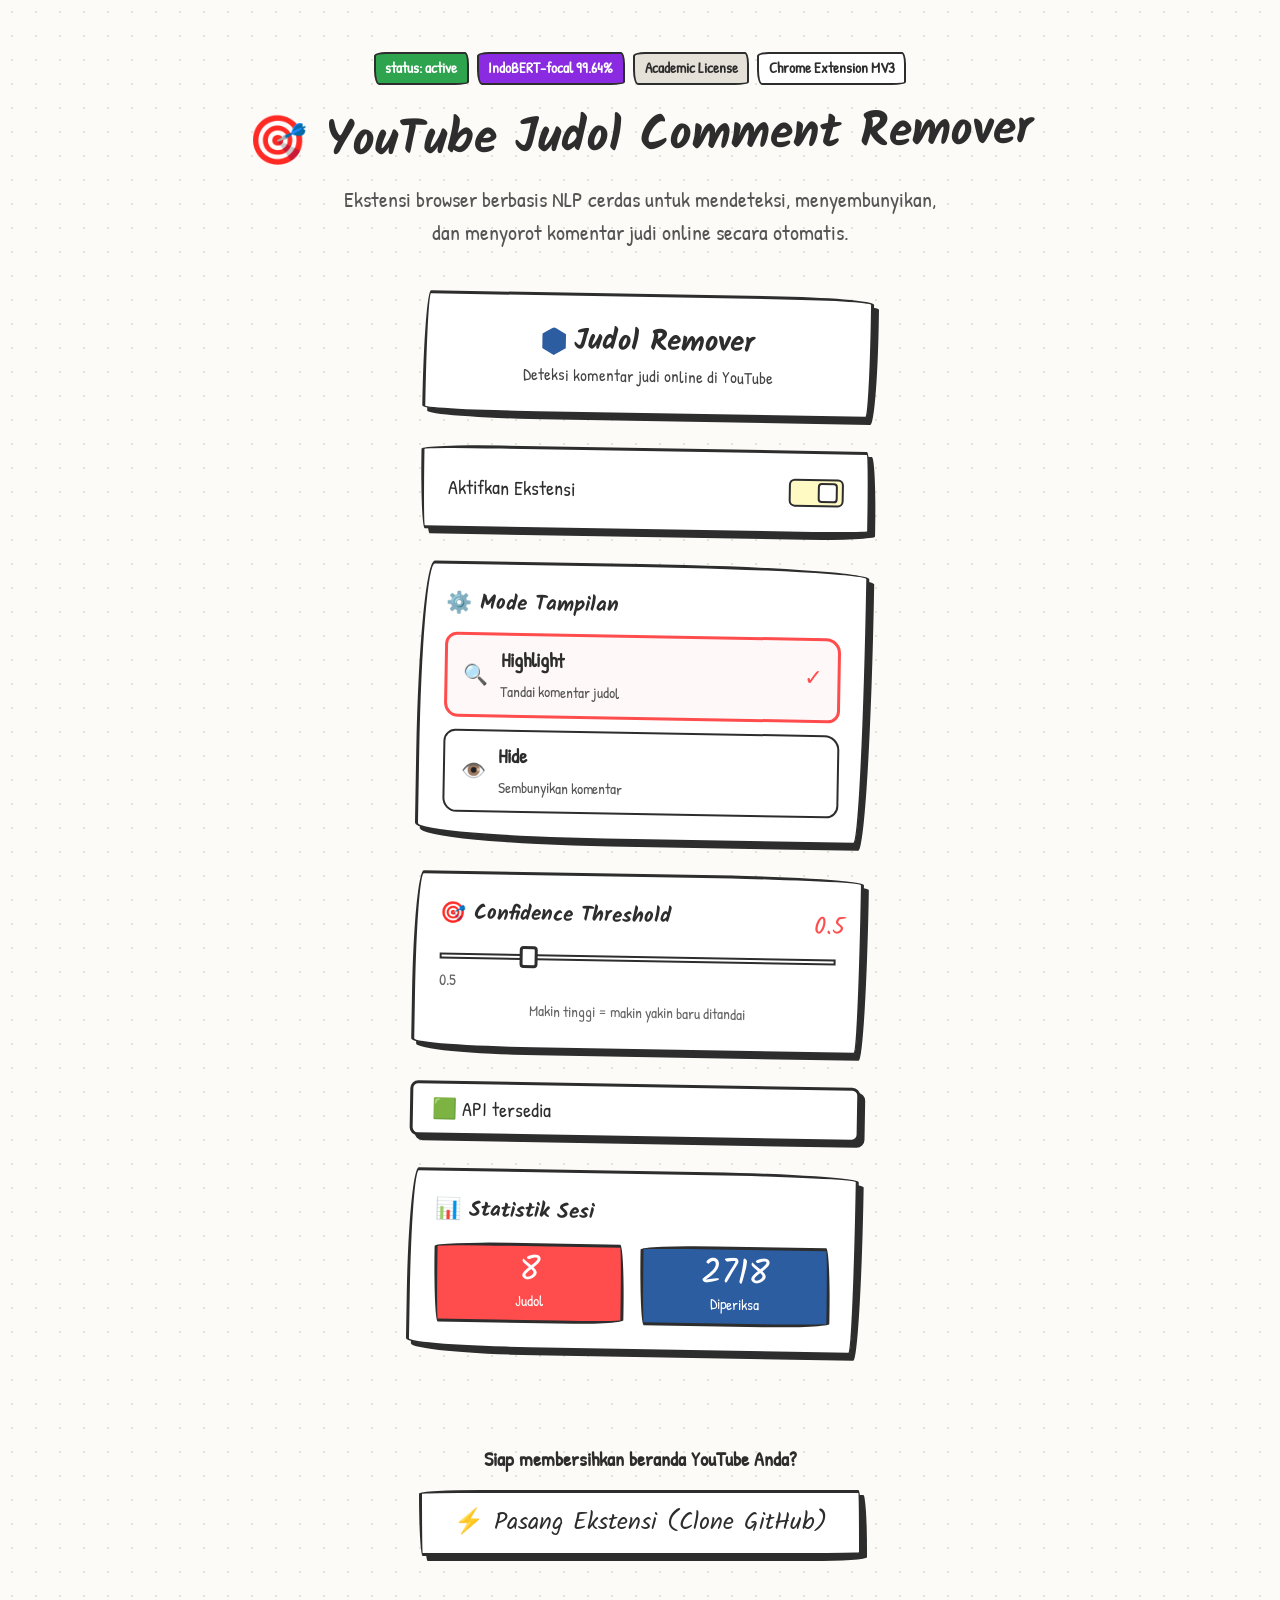
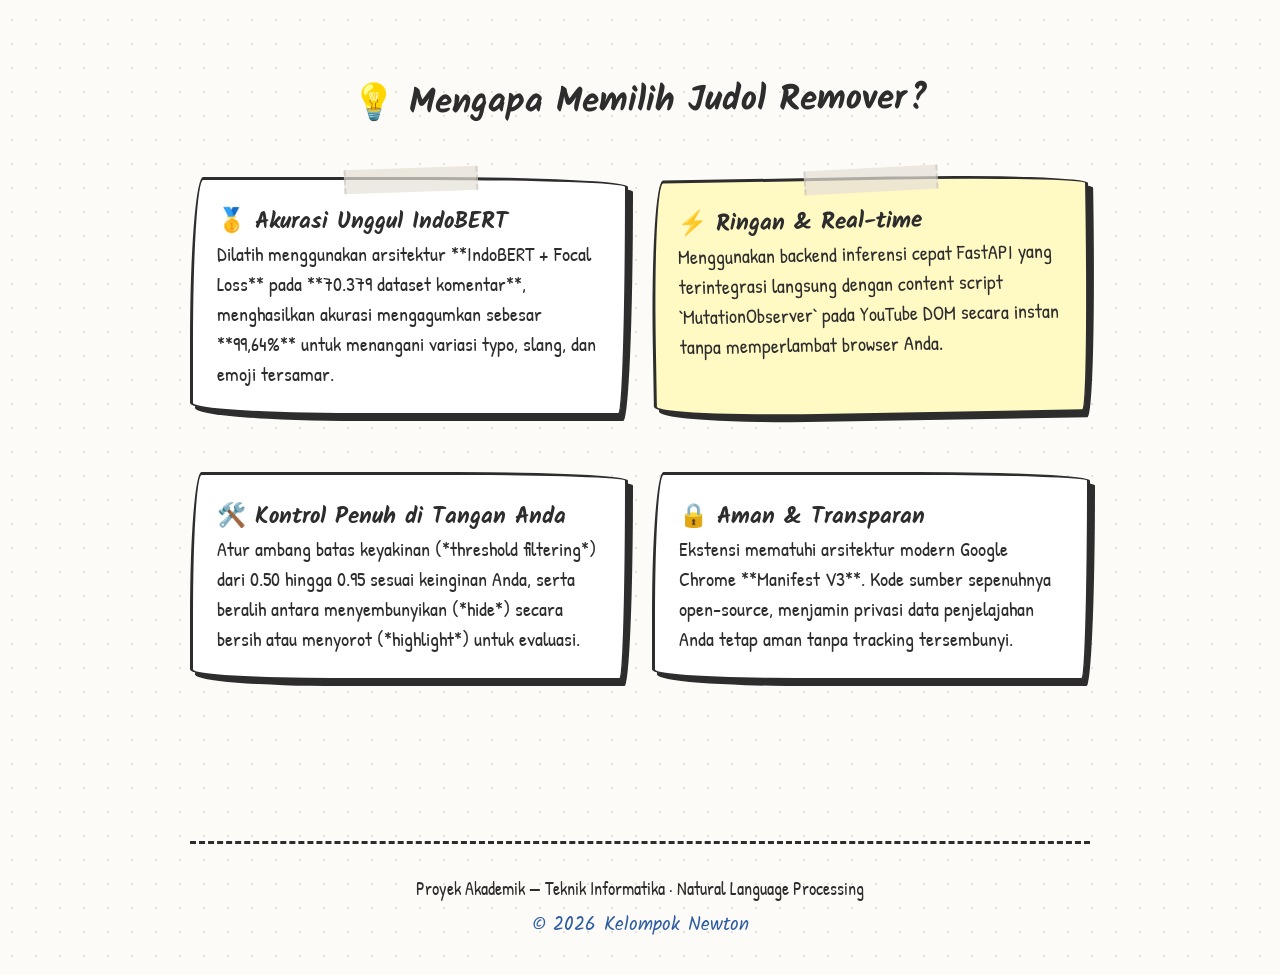
<file: index.html>
<!DOCTYPE html>
<html lang="id">
<head>
    <meta charset="UTF-8">
    <meta name="viewport" content="width=device-width, initial-scale=1.0">
    <title>Judol Remover - Bebas Komentar Judi Online di YouTube</title>
    <!-- Google Fonts for Hand-Drawn Typography -->
    <link rel="preconnect" href="https://fonts.googleapis.com">
    <link rel="preconnect" href="https://fonts.gstatic.com" crossorigin>
    <link href="https://fonts.googleapis.com/css2?family=Kalam:wght@700&family=Patrick+Hand&display=swap" rel="stylesheet">
    
    <style>
        /* --- DESIGN SYSTEM TOKENS & RESET --- */
        :root {
            --bg-paper: #fdfbf7;
            --fg-pencil: #2d2d2d;
            --muted-paper: #e5e0d8;
            --accent-red: #ff4d4d;
            --secondary-blue: #2d5da1;
            --postit-yellow: #fff9c4;
            
            /* Reusable Wobbly Radii from the Design System */
            --wobbly: 255px 15px 225px 15px / 15px 225px 15px 255px;
            --wobbly-md: 20px 300px 15px 250px / 250px 15px 350px 20px;
            --wobbly-lg: 315px 25px 285px 20px / 20px 275px 15px 325px;
        }

        * {
            box-sizing: border-box;
            margin: 0;
            padding: 0;
        }

        body {
            background-color: var(--bg-paper);
            /* Notebook Paper Texture Gradient */
            background-image: radial-gradient(var(--muted-paper) 1.5px, transparent 1.5px);
            background-size: 24px 24px;
            color: var(--fg-pencil);
            font-family: 'Patrick Hand', sans-serif;
            font-size: 1.25rem;
            line-height: 1.5;
            padding: 0 1.5rem;
        }

        h1, h2, h3, .heading-font {
            font-family: 'Kalam', sans-serif;
            font-weight: 700;
        }

        /* --- LAYOUT UTILITIES --- */
        .container {
            max-width: 900px;
            margin: 0 auto;
            padding: 4px 0;
        }

        .section-padding {
            padding: 4rem 0;
        }

        /* --- THE WOBBLY COMPONENTS (Matches image_3305e9.png) --- */
        .wobbly-box {
            background: #ffffff;
            border: 3px solid var(--fg-pencil);
            border-radius: var(--wobbly-md);
            box-shadow: 5px 5px 0px 0px var(--fg-pencil);
            padding: 1.5rem;
            margin-bottom: 2rem;
            position: relative;
            transition: transform 0.15s ease, box-shadow 0.15s ease;
        }

        .wobbly-box:hover {
            transform: rotate(-0.5deg) scale(1.01);
        }

        /* Hard Offset Buttons */
        .btn-primary {
            display: inline-block;
            font-family: 'Kalam', sans-serif;
            font-size: 1.5rem;
            background: #ffffff;
            color: var(--fg-pencil);
            border: 3px solid var(--fg-pencil);
            border-radius: var(--wobbly);
            padding: 0.75rem 2rem;
            cursor: pointer;
            text-decoration: none;
            box-shadow: 5px 5px 0px 0px var(--fg-pencil);
            transition: all 0.1s ease;
        }

        .btn-primary:hover {
            background: var(--accent-red);
            color: white;
            box-shadow: 2px 2px 0px 0px var(--fg-pencil);
            transform: translate(3px, 3px);
        }

        .btn-primary:active {
            box-shadow: 0px 0px 0px 0px var(--fg-pencil);
            transform: translate(5px, 5px);
        }

        /* --- HERO & HEADER SECTIONS --- */
        header {
            text-align: center;
            padding-top: 3rem;
            margin-bottom: 2.5rem;
        }

        .badge-container {
            display: flex;
            flex-wrap: wrap;
            justify-content: center;
            gap: 0.5rem;
            margin-bottom: 1.5rem;
        }

        .badge {
            border: 2px solid var(--fg-pencil);
            border-radius: 12px 4px 14px 5px / 4px 12px 3px 15px;
            padding: 0.2rem 0.6rem;
            font-size: 0.95rem;
            background: white;
            font-weight: bold;
        }

        .badge.active { background: #2ea44f; color: white; }
        .badge.bert { background: #8A2BE2; color: white; }
        .badge.academic { background: #e5e0d8; }

        .main-title {
            font-size: 3rem;
            line-height: 1.2;
            margin-bottom: 1rem;
            transform: rotate(-1deg);
        }

        .subtitle {
            font-size: 1.4rem;
            color: #555;
            max-width: 600px;
            margin: 0 auto;
        }

        /* --- INTERACTIVE PREVIEW PANEL (Mimicking image_3305e9.png) --- */
        .preview-ui {
            max-width: 450px;
            margin: 0 auto;
            transform: rotate(1deg);
        }

        .ui-header {
            text-align: center;
            border-radius: 15px 225px 15px 255px / 255px 15px 225px 15px;
        }

        .ui-header h3 {
            font-size: 1.8rem;
            display: flex;
            align-items: center;
            justify-content: center;
            gap: 0.5rem;
        }

        .shield-icon {
            display: inline-block;
            width: 24px;
            height: 28px;
            background: var(--secondary-blue);
            clip-path: polygon(50% 0%, 100% 25%, 100% 75%, 50% 100%, 0% 75%, 0% 25%);
        }

        .toggle-row {
            display: flex;
            justify-content: space-between;
            align-items: center;
            border-radius: 255px 15px 225px 15px / 15px 225px 15px 255px;
        }

        .toggle-switch {
            width: 55px;
            height: 28px;
            background: var(--postit-yellow);
            border: 2px solid var(--fg-pencil);
            border-radius: 6px;
            position: relative;
            padding: 2px;
        }

        .toggle-handle {
            width: 20px;
            height: 20px;
            background: white;
            border: 2px solid var(--fg-pencil);
            border-radius: 4px;
            position: absolute;
            right: 4px;
            top: 2px;
        }

        /* Mode Tampilan List Box */
        .mode-option {
            border: 2px solid var(--fg-pencil);
            border-radius: 12px 15px 12px 14px;
            padding: 0.6rem 1rem;
            margin-top: 0.75rem;
            display: flex;
            align-items: center;
            gap: 0.75rem;
            position: relative;
        }

        .mode-option.selected {
            border: 3px solid var(--accent-red);
            background: rgba(255, 77, 77, 0.04);
        }

        .check-mark {
            position: absolute;
            right: 15px;
            color: var(--accent-red);
            font-family: 'Kalam', sans-serif;
            font-size: 1.4rem;
        }

        /* Slider Custom Look */
        .slider-container {
            margin: 1rem 0;
        }
        .mock-slider {
            height: 6px;
            background: #ffffff;
            border: 2px solid var(--fg-pencil);
            position: relative;
            margin: 1.5rem 0 0.5rem 0;
        }
        .mock-handle {
            width: 18px;
            height: 22px;
            background: #fff;
            border: 3px solid var(--fg-pencil);
            border-radius: 4px;
            position: absolute;
            left: 20%;
            top: -10px;
        }
        .slider-labels {
            display: flex;
            justify-content: space-between;
            font-size: 1rem;
            color: #666;
        }
        .slider-val {
            font-family: 'Kalam', sans-serif;
            color: var(--accent-red);
            font-size: 1.5rem;
            position: absolute;
            right: 15px;
            top: 30px;
        }

        /* Stats Row */
        .stats-grid {
            display: grid;
            grid-template-columns: 1fr 1fr;
            gap: 1rem;
            margin-top: 1rem;
        }
        .stat-card {
            border: 3px solid var(--fg-pencil);
            border-radius: var(--wobbly);
            padding: 0.5rem;
            text-align: center;
            color: white;
        }
        .stat-card.red {
            background: var(--accent-red);
        }
        .stat-card.blue {
            background: var(--secondary-blue);
        }
        .stat-num {
            font-family: 'Kalam', sans-serif;
            font-size: 2.2rem;
            line-height: 1;
        }

        /* --- FEATURES & DETAILS SECTIONS --- */
        .grid-features {
            display: grid;
            grid-template-columns: 1fr;
            gap: 1.5rem;
            margin-top: 3rem;
        }

        @media (min-width: 768px) {
            .grid-features {
                grid-template-columns: 1fr 1fr;
            }
        }

        /* Sticky Tape Decoration Effect */
        .tape-decor::after {
            content: "";
            position: absolute;
            top: -12px;
            left: 35%;
            width: 30%;
            height: 24px;
            background: rgba(229, 224, 216, 0.7);
            transform: rotate(-2deg);
            border-left: 2px dashed rgba(0,0,0,0.1);
            border-right: 2px dashed rgba(0,0,0,0.1);
        }

        .postit {
            background-color: var(--postit-yellow) !important;
            transform: rotate(-1deg);
        }

        /* --- FOOTER --- */
        footer {
            text-align: center;
            margin-top: 4rem;
            padding: 2rem 0;
            border-top: 3px dashed var(--fg-pencil);
            font-size: 1.1rem;
        }
    </style>
</head>
<body>

    <div class="container">
        <!-- --- HEADER & REPO METRICS --- -->
        <header>
            <div class="badge-container">
                <span class="badge active">status: active</span>
                <span class="badge bert">IndoBERT-focal 99.64%</span>
                <span class="badge academic">Academic License</span>
                <span class="badge">Chrome Extension MV3</span>
            </div>
            <h1 class="main-title">🎯 YouTube Judol Comment Remover</h1>
            <p class="subtitle">Ekstensi browser berbasis NLP cerdas untuk mendeteksi, menyembunyikan, dan menyorot komentar judi online secara otomatis.</p>
        </header>

        <!-- --- LIVE INTERACTIVE LOOK (Direct Reference to image_3305e9.png) --- -->
        <section class="container">
            <div class="preview-ui">
                
                <!-- Box Title -->
                <div class="wobbly-box ui-header">
                    <h3><span class="shield-icon"></span> Judol Remover</h3>
                    <p style="font-size: 1.05rem; color:#444;">Deteksi komentar judi online di YouTube</p>
                </div>

                <!-- Box Switch -->
                <div class="wobbly-box toggle-row">
                    <span>Aktifkan Ekstensi</span>
                    <div class="toggle-switch">
                        <div class="toggle-handle"></div>
                    </div>
                </div>

                <!-- Box Mode Tampilan -->
                <div class="wobbly-box">
                    <p class="heading-font" style="font-size: 1.3rem;">⚙️ Mode Tampilan</p>
                    
                    <div class="mode-option selected">
                        <span>🔍</span>
                        <div>
                            <strong>Highlight</strong><br>
                            <span style="font-size: 0.95rem; color:#555;">Tandai komentar judol</span>
                        </div>
                        <span class="check-mark">✓</span>
                    </div>

                    <div class="mode-option">
                        <span>👁️</span>
                        <div>
                            <strong>Hide</strong><br>
                            <span style="font-size: 0.95rem; color:#555;">Sembunyikan komentar</span>
                        </div>
                    </div>
                </div>

                <!-- Box Confidence Threshold -->
                <div class="wobbly-box" style="position: relative;">
                    <p class="heading-font" style="font-size: 1.3rem;">🎯 Confidence Threshold</p>
                    <div class="mock-slider">
                        <div class="mock-handle"></div>
                    </div>
                    <div class="slider-labels">
                        <span>0.5</span>
                    </div>
                    <span class="slider-val">0.5</span>
                    <p style="font-size: 0.95rem; color:#666; text-align: center; margin-top: 0.5rem;">Makin tinggi = makin yakin baru ditandai</p>
                </div>

                <!-- API Status Box -->
                <div class="wobbly-box" style="padding: 0.6rem 1.2rem; border-radius: 8px;">
                    <span style="color:#2ea44f;">🟩</span> API tersedia
                </div>

                <!-- Session Stats Box -->
                <div class="wobbly-box">
                    <p class="heading-font" style="font-size: 1.3rem;">📊 Statistik Sesi</p>
                    <div class="stats-grid">
                        <div class="stat-card red">
                            <div class="stat-num">8</div>
                            <div style="font-size:0.95rem">Judol</div>
                        </div>
                        <div class="stat-card blue">
                            <div class="stat-num">2718</div>
                            <div style="font-size:0.95rem">Diperiksa</div>
                        </div>
                    </div>
                </div>

            </div>
        </section>

        <!-- --- CTA BUTTON --- -->
        <section style="text-align: center; margin: 3.5rem 0;">
            <p style="margin-bottom: 1rem; font-weight: bold;">Siap membersihkan beranda YouTube Anda?</p>
            <a href="https://github.com/jeebrielibr/NLP-Final-Project" target="_blank" class="btn-primary">⚡ Pasang Ekstensi (Clone GitHub)</a>
        </section>

        <!-- --- FEATURES & INSIGHTS --- -->
        <section class="section-padding">
            <h2 class="heading-font" style="font-size: 2.2rem; text-align: center; margin-bottom: 2rem; transform: rotate(-0.5deg);">💡 Mengapa Memilih Judol Remover?</h2>
            
            <div class="grid-features">
                <div class="wobbly-box tape-decor">
                    <h3 class="heading-font">🥇 Akurasi Unggul IndoBERT</h3>
                    <p>Dilatih menggunakan arsitektur **IndoBERT + Focal Loss** pada **70.379 dataset komentar**, menghasilkan akurasi mengagumkan sebesar **99,64%** untuk menangani variasi typo, slang, dan emoji tersamar.</p>
                </div>

                <div class="wobbly-box tape-decor postit">
                    <h3 class="heading-font">⚡ Ringan & Real-time</h3>
                    <p>Menggunakan backend inferensi cepat FastAPI yang terintegrasi langsung dengan content script `MutationObserver` pada YouTube DOM secara instan tanpa memperlambat browser Anda.</p>
                </div>

                <div class="wobbly-box">
                    <h3 class="heading-font">🛠️ Kontrol Penuh di Tangan Anda</h3>
                    <p>Atur ambang batas keyakinan (*threshold filtering*) dari 0.50 hingga 0.95 sesuai keinginan Anda, serta beralih antara menyembunyikan (*hide*) secara bersih atau menyorot (*highlight*) untuk evaluasi.</p>
                </div>

                <div class="wobbly-box">
                    <h3 class="heading-font">🔒 Aman & Transparan</h3>
                    <p>Ekstensi mematuhi arsitektur modern Google Chrome **Manifest V3**. Kode sumber sepenuhnya open-source, menjamin privasi data penjelajahan Anda tetap aman tanpa tracking tersembunyi.</p>
                </div>
            </div>
        </section>

        <!-- --- FOOTER --- -->
        <footer>
            <p>Proyek Akademik — Teknik Informatika · Natural Language Processing</p>
            <p style="margin-top: 0.5rem; font-family: 'Kalam', sans-serif; font-size: 1.2rem; color: var(--secondary-blue);">© 2026 Kelompok Newton</p>
        </footer>
    </div>

</body>
</html>
</file>
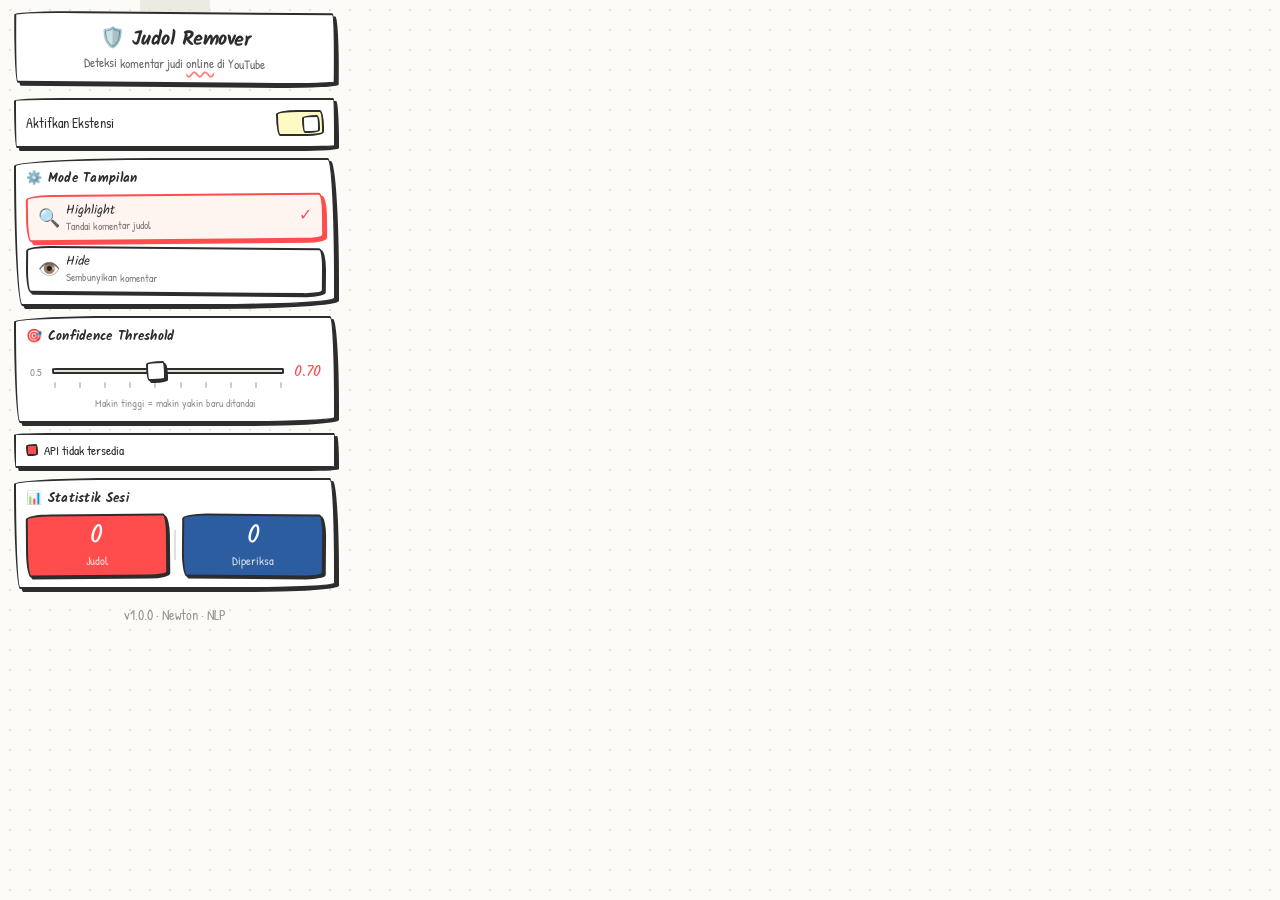
<file: extension/popup/popup.html>
<!DOCTYPE html>
<html lang="id">
<head>
  <meta charset="UTF-8">
  <title>Judol Remover</title>
  <link rel="preconnect" href="https://fonts.googleapis.com">
  <link href="https://fonts.googleapis.com/css2?family=Kalam:wght@700&family=Patrick+Hand&display=swap" rel="stylesheet">
  <link rel="stylesheet" href="popup.css">
</head>
<body>
  <div class="sketchbook">

    <!-- Tape decoration -->
    <div class="tape" aria-hidden="true"></div>

    <!-- Header -->
    <header class="section header-section">
      <h1 class="header-title">🛡️ Judol Remover</h1>
      <p class="header-sub">Deteksi komentar judi <span class="squiggle">online</span> di YouTube</p>
    </header>

    <!-- Enable toggle -->
    <div class="section toggle-section">
      <div class="toggle-row">
        <label class="toggle-label" for="enabled">Aktifkan Ekstensi</label>
        <div class="toggle-track">
          <input type="checkbox" id="enabled" checked>
          <span class="toggle-knob"></span>
        </div>
      </div>
    </div>

    <!-- Mode selection -->
    <div class="section mode-section">
      <h2 class="section-heading">⚙️ Mode Tampilan</h2>
      <div class="mode-group">
        <label class="mode-card" data-mode="highlight">
          <input type="radio" name="mode" value="highlight" checked>
          <span class="mode-icon-text">🔍</span>
          <span class="mode-info">
            <span class="mode-name">Highlight</span>
            <span class="mode-desc">Tandai komentar judol</span>
          </span>
          <span class="mode-check" aria-hidden="true">✓</span>
        </label>
        <label class="mode-card" data-mode="hide">
          <input type="radio" name="mode" value="hide">
          <span class="mode-icon-text">👁️</span>
          <span class="mode-info">
            <span class="mode-name">Hide</span>
            <span class="mode-desc">Sembunyikan komentar</span>
          </span>
          <span class="mode-check" aria-hidden="true">✓</span>
        </label>
      </div>
    </div>

    <!-- Threshold -->
    <div class="section threshold-section">
      <h2 class="section-heading">🎯 Confidence Threshold</h2>
      <div class="slider-row">
        <span class="slider-min">0.5</span>
        <div class="slider-wrap">
          <input type="range" id="threshold" min="0.50" max="0.95" step="0.05" value="0.70">
          <div class="slider-marks" aria-hidden="true">
            <span></span><span></span><span></span><span></span><span></span>
            <span></span><span></span><span></span><span></span><span></span>
          </div>
        </div>
        <span class="slider-value" id="threshold-value">0.70</span>
      </div>
      <p class="hint">Makin tinggi = makin yakin baru ditandai</p>
    </div>

    <!-- API Status -->
    <div class="section status-section">
      <div class="status-row">
        <span class="status-dot" id="api-status-dot"></span>
        <span class="status-text" id="api-status-text">Memeriksa API...</span>
      </div>
    </div>

    <!-- Stats -->
    <div class="section stats-section">
      <h2 class="section-heading">📊 Statistik Sesi</h2>
      <div class="stats-row">
        <div class="stat-card stat-judol">
          <span class="stat-num" id="judol-count">0</span>
          <span class="stat-lbl">Judol</span>
        </div>
        <div class="stat-divider" aria-hidden="true"></div>
        <div class="stat-card stat-total">
          <span class="stat-num" id="total-count">0</span>
          <span class="stat-lbl">Diperiksa</span>
        </div>
      </div>
    </div>

    <!-- Footer -->
    <footer class="footer">
      <span class="footer-text">v1.0.0 · Newton · NLP</span>
    </footer>
  </div>

  <script src="popup.js"></script>
</body>
</html>
</file>
<file: extension/popup/popup.css>
/* =============================================
   YouTube Judol Remover — Hand-Drawn Popup
   Design System: ui/ui3-Sketch/DESIGN.md
   ============================================= */

/* --- Reset & Base --- */
*,
*::before,
*::after {
  margin: 0;
  padding: 0;
  box-sizing: border-box;
}

:root {
  /* Colors */
  --paper: #fdfbf7;
  --pencil: #2d2d2d;
  --muted: #e5e0d8;
  --accent: #ff4d4d;
  --blue: #2d5da1;
  --white: #ffffff;
  --postit: #fff9c4;

  /* Wobbly radii (classic hand-drawn CSS trick) */
  --wobbly: 255px 15px 225px 15px / 15px 225px 15px 255px;
  --wobbly-md: 55px 10px 45px 10px / 10px 45px 10px 55px;
  --wobbly-sm: 25px 5px 20px 5px / 5px 20px 5px 25px;

  /* Hard shadow */
  --shadow: 3px 3px 0px 0px var(--pencil);
  --shadow-lg: 5px 5px 0px 0px var(--pencil);
  --shadow-sm: 2px 2px 0px 0px var(--pencil);

  /* Typography */
  --font-heading: 'Kalam', cursive;
  --font-body: 'Patrick Hand', cursive;

  /* Spacing */
  --space-xs: 4px;
  --space-sm: 6px;
  --space-md: 10px;
  --space-lg: 14px;
}

body {
  width: 350px;
  height: 580px;
  background-color: var(--paper);
  background-image: radial-gradient(var(--muted) 0.8px, transparent 0.8px);
  background-size: 20px 20px;
  font-family: var(--font-body);
  color: var(--pencil);
  line-height: 1.4;
  overflow-x: hidden;
  overflow-y: hidden;
}

.sketchbook {
  padding: 12px var(--space-lg) var(--space-md);
  position: relative;
}

/* --- Tape Decoration --- */
.tape {
  position: absolute;
  top: -2px;
  left: 50%;
  transform: translateX(-50%) rotate(-1deg);
  width: 70px;
  height: 18px;
  background: rgba(229, 224, 216, 0.7);
  border-radius: 2px;
  opacity: 0.8;
}
.tape::after {
  content: '';
  position: absolute;
  inset: 2px 4px;
  background: rgba(229, 224, 216, 0.4);
  border-radius: 1px;
}

/* --- Section Card (shared) --- */
.section {
  background: var(--white);
  border: 2.5px solid var(--pencil);
  border-radius: var(--wobbly-sm);
  box-shadow: var(--shadow);
  padding: var(--space-md);
  margin-bottom: var(--space-md);
  transition: box-shadow 0.15s, transform 0.15s;
}

/* --- Header --- */
.header-section {
  text-align: center;
  padding: var(--space-lg) var(--space-md) var(--space-md);
  border-radius: var(--wobbly);
  margin-bottom: var(--space-lg);
  transform: rotate(0.5deg);
}

.header-title {
  font-family: var(--font-heading);
  font-size: 20px;
  letter-spacing: -0.5px;
  color: var(--pencil);
  line-height: 1.2;
}

.header-sub {
  font-size: 13px;
  color: var(--pencil);
  opacity: 0.7;
  margin-top: 2px;
}

.squiggle {
  text-decoration: wavy underline;
  text-underline-offset: 3px;
  text-decoration-color: var(--accent);
  text-decoration-thickness: 1.5px;
}

/* --- Section Headings --- */
.section-heading {
  font-family: var(--font-heading);
  font-size: 13px;
  color: var(--pencil);
  margin-bottom: var(--space-sm);
  letter-spacing: 0.3px;
}

/* --- Toggle Section --- */
.toggle-section {
  border-radius: var(--wobbly);
}

.toggle-row {
  display: flex;
  justify-content: space-between;
  align-items: center;
}

.toggle-label {
  font-size: 14px;
  cursor: pointer;
  user-select: none;
}

/* Custom hand-drawn toggle */
.toggle-track {
  position: relative;
  width: 48px;
  height: 26px;
  flex-shrink: 0;
}

.toggle-track input {
  position: absolute;
  opacity: 0;
  width: 100%;
  height: 100%;
  cursor: pointer;
  z-index: 2;
}

.toggle-knob {
  display: block;
  width: 100%;
  height: 100%;
  border: 2.5px solid var(--pencil);
  border-radius: var(--wobbly-sm);
  background: var(--muted);
  box-shadow: var(--shadow-sm);
  position: relative;
  transition: background 0.2s, box-shadow 0.15s;
}

.toggle-knob::after {
  content: '';
  position: absolute;
  top: 3px;
  left: 3px;
  width: 18px;
  height: 18px;
  background: var(--white);
  border: 2px solid var(--pencil);
  border-radius: var(--wobbly-sm);
  transition: transform 0.2s;
}

.toggle-track input:checked + .toggle-knob {
  background: var(--postit);
  box-shadow: none;
}

.toggle-track input:checked + .toggle-knob::after {
  transform: translateX(21px);
}

.toggle-track input:focus-visible + .toggle-knob {
  outline: 2px solid var(--blue);
  outline-offset: 2px;
}

/* ----- Mode Selection ----- */
.mode-section {
  border-radius: var(--wobbly);
}

.mode-group {
  display: flex;
  flex-direction: column;
  gap: var(--space-sm);
}

.mode-card {
  display: flex;
  align-items: center;
  gap: var(--space-sm);
  padding: var(--space-sm) var(--space-md);
  border: 2.5px solid var(--pencil);
  border-radius: var(--wobbly-sm);
  cursor: pointer;
  transition: transform 0.1s, box-shadow 0.1s, background 0.15s;
  background: var(--white);
  box-shadow: var(--shadow-sm);
  transform: rotate(-0.5deg);
  position: relative;
}

.mode-card:last-child {
  transform: rotate(0.5deg);
}

.mode-card:hover {
  transform: scale(1.01) rotate(0deg);
  box-shadow: var(--shadow);
}

.mode-card input {
  position: absolute;
  opacity: 0;
  width: 100%;
  height: 100%;
  cursor: pointer;
  z-index: 1;
  inset: 0;
}

.mode-icon-text {
  font-size: 18px;
  line-height: 1;
  flex-shrink: 0;
}

.mode-info {
  display: flex;
  flex-direction: column;
  flex: 1;
}

.mode-name {
  font-family: var(--font-heading);
  font-size: 13px;
  line-height: 1.2;
}

.mode-desc {
  font-size: 11px;
  opacity: 0.6;
}

.mode-check {
  font-family: var(--font-heading);
  font-size: 16px;
  color: var(--accent);
  opacity: 0;
  transition: opacity 0.15s;
  flex-shrink: 0;
}

.mode-card:has(input:checked) {
  background: #fff5f0;
  border-color: var(--accent);
  box-shadow: 3px 3px 0px 0px var(--accent);
}

.mode-card:has(input:checked) .mode-check {
  opacity: 1;
}

.mode-card:has(input:focus-visible) {
  outline: 2px solid var(--blue);
  outline-offset: 2px;
}

/* --- Threshold Slider --- */
.threshold-section {
  border-radius: var(--wobbly);
}

.slider-row {
  display: flex;
  align-items: center;
  gap: var(--space-sm);
}

.slider-min {
  font-size: 11px;
  opacity: 0.5;
  min-width: 20px;
  text-align: center;
}

.slider-wrap {
  flex: 1;
  position: relative;
  padding: 4px 0;
}

/* Native range — custom styling */
.slider-wrap input[type="range"] {
  -webkit-appearance: none;
  appearance: none;
  width: 100%;
  height: 6px;
  background: var(--muted);
  border: 2px solid var(--pencil);
  border-radius: var(--wobbly-sm);
  outline: none;
  position: relative;
  z-index: 2;
}

.slider-wrap input[type="range"]::-webkit-slider-thumb {
  -webkit-appearance: none;
  width: 20px;
  height: 20px;
  background: var(--white);
  border: 2.5px solid var(--pencil);
  border-radius: var(--wobbly-sm);
  box-shadow: var(--shadow-sm);
  cursor: pointer;
  transition: transform 0.1s, box-shadow 0.1s;
}

.slider-wrap input[type="range"]::-webkit-slider-thumb:hover {
  transform: scale(1.1);
  box-shadow: var(--shadow);
}

.slider-wrap input[type="range"]::-webkit-slider-thumb:active {
  transform: scale(0.95);
  box-shadow: none;
}

.slider-wrap input[type="range"]:focus-visible {
  outline: 2px solid var(--blue);
  outline-offset: 2px;
}

/* Tick marks under slider */
.slider-marks {
  display: flex;
  justify-content: space-between;
  padding: 0 2px;
  margin-top: 3px;
}

.slider-marks span {
  width: 2px;
  height: 6px;
  background: var(--pencil);
  opacity: 0.25;
  border-radius: 1px;
}

.slider-value {
  font-family: var(--font-heading);
  font-size: 16px;
  color: var(--accent);
  min-width: 34px;
  text-align: center;
}

.hint {
  font-size: 11px;
  opacity: 0.5;
  margin-top: var(--space-xs);
  text-align: center;
}

/* --- API Status --- */
.status-section {
  border-radius: var(--wobbly);
  padding: var(--space-sm) var(--space-md);
}

.status-row {
  display: flex;
  align-items: center;
  gap: var(--space-sm);
}

.status-dot {
  width: 12px;
  height: 12px;
  border: 2px solid var(--pencil);
  border-radius: var(--wobbly-sm);
  flex-shrink: 0;
  background: var(--muted);
  transition: background 0.3s;
}

.status-dot.available {
  background: #4caf50;
}

.status-dot.unavailable {
  background: var(--accent);
}

.status-text {
  font-size: 13px;
}

/* --- Stats Section --- */
.stats-section {
  border-radius: var(--wobbly);
}

.stats-row {
  display: flex;
  align-items: center;
  justify-content: center;
  gap: var(--space-sm);
}

.stat-card {
  flex: 1;
  text-align: center;
  padding: var(--space-sm);
  border: 2.5px solid var(--pencil);
  border-radius: var(--wobbly-sm);
  box-shadow: var(--shadow-sm);
  transform: rotate(-0.5deg);
}

.stat-card:last-child {
  transform: rotate(0.5deg);
}

.stat-judol {
  background: var(--accent);
}

.stat-total {
  background: var(--blue);
}

.stat-num {
  display: block;
  font-family: var(--font-heading);
  font-size: 26px;
  color: var(--white);
  line-height: 1.1;
}

.stat-lbl {
  display: block;
  font-size: 12px;
  color: var(--white);
  opacity: 0.8;
  margin-top: 2px;
}

.stat-divider {
  width: 2px;
  height: 30px;
  background: var(--pencil);
  opacity: 0.15;
  flex-shrink: 0;
}

/* --- Footer --- */
.footer {
  text-align: center;
  padding-top: var(--space-xs);
}

.footer-text {
  font-size: 14px;
  opacity: 0.5;
}
</file>
